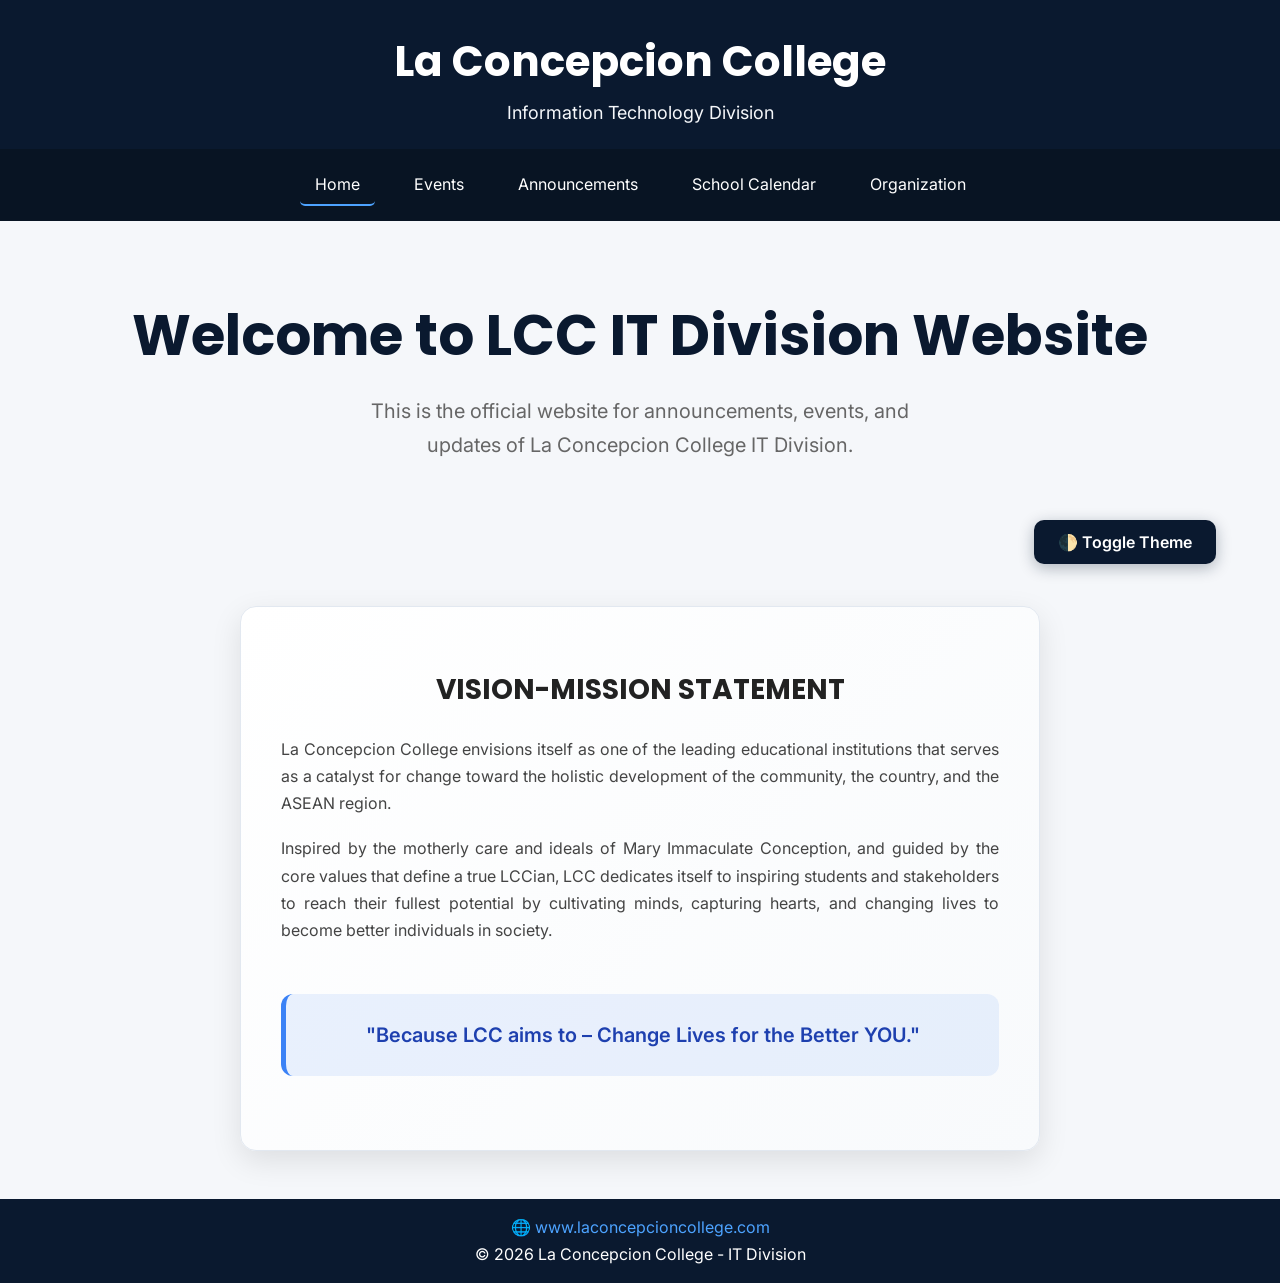
<file: index.html>
<!DOCTYPE html>
<html lang="en">
<head>
    <meta charset="UTF-8">
    <meta name="viewport" content="width=device-width, initial-scale=1.0">
    <title>Home</title>

    
    <link href="https://fonts.googleapis.com/css2?family=Inter:wght@400;500&family=Poppins:wght@600;700&display=swap" rel="stylesheet">

 
    <link rel="stylesheet" href="style.css">
    
    <style>
        
        .home-hero {
            text-align: center;
            margin-bottom: 4rem;
            position: relative;
            padding: 2rem 0;
        }

        .home-hero h2 {
            font-family: 'Poppins', sans-serif !important;
            font-size: clamp(2.5rem, 6vw, 3.5rem) !important;
            color: #0A192F !important;
            margin-bottom: 1rem !important;
        }

        .home-hero p {
            font-size: 1.25rem !important;
            color: #666 !important;
            max-width: 600px !important;
            margin: 0 auto 3rem !important;
            line-height: 1.7 !important;
        }

        
        .theme-toggle {
            position: absolute;
            top: 100%;
            right: 0;
            transform: translateY(-50%);
            border: none;
            padding: 0.75rem 1.5rem;
            border-radius: 10px;
            font-family: 'Inter', sans-serif !important;
            font-size: 1rem !important;
            font-weight: 600 !important;
            cursor: pointer;
            transition: all 0.3s ease;
            z-index: 10;
        }

        
        body:not([data-theme="dark"]) .theme-toggle {
            background: #0A192F !important;
            color: #FFFFFF !important;
            box-shadow: 0 4px 15px rgba(10, 25, 47, 0.3) !important;
        }

        body:not([data-theme="dark"]) .theme-toggle:hover {
            background: #4da3ff !important;
            transform: translateY(-50%) translateY(-2px) !important;
            box-shadow: 0 8px 25px rgba(77, 163, 255, 0.4) !important;
        }

     
        body[data-theme="dark"] .theme-toggle {
            background: #FFFFFF !important;
            color: #0A192F !important;
            box-shadow: 0 4px 15px rgba(0, 0, 0, 0.15) !important;
        }

        body[data-theme="dark"] .theme-toggle:hover {
            background: #4da3ff !important;
            color: #FFFFFF !important;
            transform: translateY(-50%) translateY(-2px) !important;
            box-shadow: 0 8px 25px rgba(77, 163, 255, 0.4) !important;
        }

        
        .vision-mission {
            padding: 3.5rem 2.5rem;
            border-radius: 16px;
            margin: 3rem auto;
            max-width: 800px;
            transition: all 0.3s cubic-bezier(0.4, 0, 0.2, 1);
            border: 1px solid #E2E8F0;
            min-height: 280px;
            display: flex;
            flex-direction: column;
            justify-content: center;
        }

     
        body:not([data-theme="dark"]) .vision-mission {
            background: linear-gradient(135deg, #FFFFFF 0%, #F8FAFC 100%) !important;
            box-shadow: 0 10px 30px rgba(0, 0, 0, 0.1) !important;
            border-color: #E2E8F0 !important;
        }

        body:not([data-theme="dark"]) .vision-mission:hover {
            transform: translateY(-12px);
            box-shadow: 0 25px 50px rgba(0, 0, 0, 0.15) !important;
            border-color: #3B82F6 !important;
        }

        
        body[data-theme="dark"] .vision-mission {
            background: linear-gradient(135deg, #1E293B 0%, #0F172A 100%) !important;
            border-color: #334155 !important;
            box-shadow: 0 15px 40px rgba(10, 25, 47, 0.5) !important;
        }

        body[data-theme="dark"] .vision-mission:hover {
            box-shadow: 0 25px 50px rgba(10, 25, 47, 0.6) !important;
            border-color: #4DA3FF !important;
            transform: translateY(-12px);
        }

        
        body[data-theme="dark"] .vision-mission h2,
        body[data-theme="dark"] .vision-mission p {
            color: #F8FAFC !important;
        }

      
        body:not([data-theme="dark"]) .highlight {
            background: rgba(59, 130, 246, 0.1);
            color: #1e40af;
            padding: 1.5rem;
            border-radius: 12px;
            border-left: 5px solid #3B82F6;
            margin-top: 2rem;
            font-weight: 600;
        }

        body[data-theme="dark"] .highlight {
            background: rgba(77, 163, 255, 0.2) !important;
            color: #E0F2FE !important;
            padding: 1.5rem;
            border-radius: 12px;
            border-left: 5px solid #4DA3FF !important;
            margin-top: 2rem;
            font-weight: 600;
        }
    </style>
</head>

<body>
<div class="page-wrapper">


<header class="header">
    <div class="header-container">
        <div class="school-title">
            <h1>La Concepcion College</h1>
            <p>Information Technology Division</p>
        </div>
    </div>

    
    <nav class="navbar">
        <a href="index.html" class="nav-btn active">Home</a>
        <a href="events.html" class="nav-btn">Events</a>
        <a href="announcements.html" class="nav-btn">Announcements</a>
        <a href="calendar.html" class="nav-btn">School Calendar</a>
        <a href="organization.html" class="nav-btn">Organization</a>
            </nav>
</header>


<main class="container">
    
        <section class="home-hero">
        <h2>Welcome to LCC IT Division Website</h2>
        <p>This is the official website for announcements, events, and updates of La Concepcion College IT Division.</p>
        
        <button class="theme-toggle" onclick="toggleTheme()">🌓 Toggle Theme</button>
    </section>


    <section class="vision-mission">
        <h2>VISION-MISSION STATEMENT</h2>

        <p>
            La Concepcion College envisions itself as one of the leading educational
            institutions that serves as a catalyst for change toward the holistic
            development of the community, the country, and the ASEAN region.
        </p>

        <p>
            Inspired by the motherly care and ideals of Mary Immaculate Conception,
            and guided by the core values that define a true LCCian, LCC dedicates
            itself to inspiring students and stakeholders to reach their fullest
            potential by cultivating minds, capturing hearts, and changing lives
            to become better individuals in society.
        </p>

        <p class="highlight">
            "Because LCC aims to – Change Lives for the Better YOU."
        </p>
    </section>

</main>

</div>


<footer class="footer">
    <p>
        🌐 <a href="https://laconcepcioncollege.com/" target="_blank">
        www.laconcepcioncollege.com</a>
    </p>
    <p>&copy; 2026 La Concepcion College - IT Division</p>
</footer>


<script>
function toggleTheme() {
    const body = document.body;
    
    if (body.getAttribute('data-theme') === 'dark') {
        body.removeAttribute('data-theme');
    } else {
        body.setAttribute('data-theme', 'dark');
    }
}
</script>

</body>
</html>
</file>
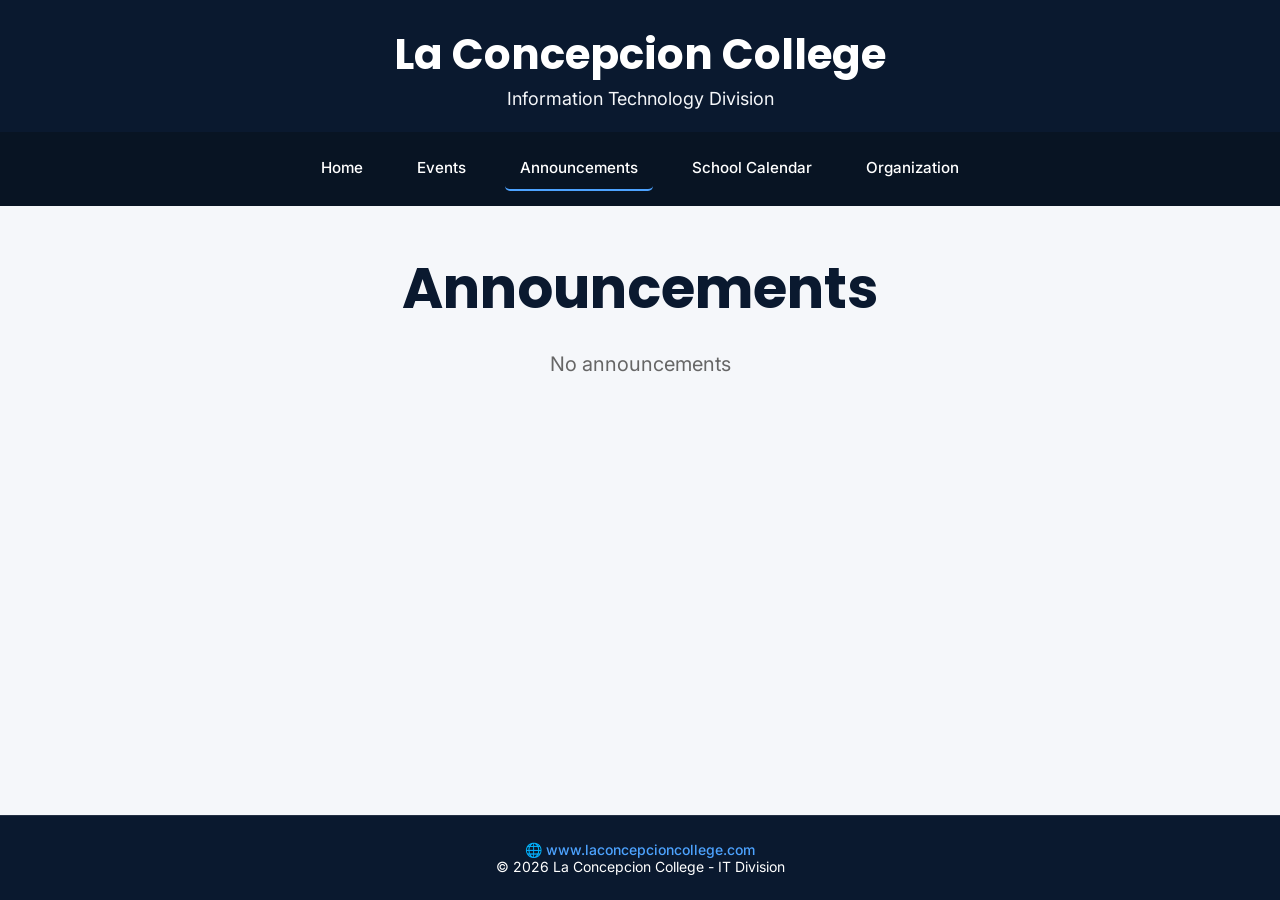
<file: announcements.html>
<!DOCTYPE html>
<html lang="en">
<head>
<meta charset="UTF-8">
<meta name="viewport" content="width=device-width, initial-scale=1.0">
<title>Announcements</title>

<link href="https://fonts.googleapis.com/css2?family=Poppins:wght@700&family=Inter:wght@400;500&family=Poppins:wght@600;700&display=swap" rel="stylesheet">

<style>
:root {
    --deep-blue: #0A192F;
    --light-gray: #F5F7FA;
    --white: #FFFFFF;
    --text-dark: #1F2933;
    --link-blue: #007BFF;
    --link-hover: #0056B3;
}

* {
    margin: 0;
    padding: 0;
    box-sizing: border-box;
}

html, body {
    width: 100%;
    overflow-x: hidden;
}

body {
    font-family: 'Inter', sans-serif;
    background-color: var(--light-gray);
    color: var(--text-dark);
    display: flex;
    flex-direction: column;
    min-height: 100vh;
    scroll-behavior: smooth;
}

.page-wrapper {
    flex: 1;
    display: flex;
    flex-direction: column;
}

/* ================= HEADER (EXACT SIZE FROM EVENTS PAGE) ================= */

.header {
    background-color: var(--deep-blue);
    color: var(--white);
    width: 100%;
}

.header-container {
    width: 90%;
    max-width: 1200px;
    margin: 0 auto;
    text-align: center;
    padding: 30px 0 20px;
}

.school-title h1 {
    font-family: 'Poppins', sans-serif;
    font-size: 42px;
    color: var(--white);
    margin: 0;
    line-height: 1.2;
}

.school-title p {
    font-size: 18px;
    color: var(--light-gray);
    margin-top: 5px;
    line-height: 1.5;
}

/* ================= NAVBAR (EXACT SIZE FROM EVENTS PAGE) ================= */

.navbar {
    background-color: #081423;
    text-align: center;
    padding: 15px 0;
    width: 100%;
}

.nav-btn {
    color: var(--white);
    text-decoration: none;
    margin: 0 10px;
    padding: 10px 15px;
    border-radius: 5px;
    transition: 0.3s;
    display: inline-block;
    font-weight: 500;
    font-size: 0.95rem;
    line-height: 1.4;
}

.nav-btn:hover {
    background-color: rgba(255,255,255,0.1);
    color: #4da3ff;
}

.nav-btn.active {
    border-bottom: 2px solid #4da3ff;
}

/* ================= MAIN CONTENT ================= */

.container {
    width: 90%;
    max-width: 1200px;
    margin: 40px auto;
    padding: 0 20px;
}

.page-heading {
    text-align: center;
    margin-bottom: 4rem;
}

.page-heading h1 {
    font-family: 'Poppins', sans-serif;
    font-size: clamp(2.5rem, 6vw, 3.5rem);
    color: var(--deep-blue);
    margin-bottom: 1rem;
}

.page-heading p {
    font-size: 1.25rem;
    color: #666;
    max-width: 600px;
    margin: 0 auto 3rem;
    line-height: 1.7;
}

/* ================= FOOTER (EXACT SIZE FROM EVENTS PAGE) ================= */

.footer {
    background-color: var(--deep-blue);
    color: var(--white);
    text-align: center;
    padding: 25px 0;
    font-size: 14px;
    border-top: 1px solid rgba(255,255,255,0.1);
    width: 100%;
    margin-top: auto;
}

.footer a {
    color: #4da3ff;
    text-decoration: none;
    font-weight: 500;
}

.footer a:hover {
    text-decoration: underline;
    color: var(--white);
}

/* ================= RESPONSIVE ================= */

@media (max-width: 768px) {
    .header-container {
        padding: 20px 0 15px;
    }

    .school-title h1 {
        font-size: 32px;
    }

    .school-title p {
        font-size: 16px;
    }

    .navbar {
        padding: 10px 0;
    }

    .nav-btn {
        display: block;
        margin: 5px auto;
        padding: 8px 12px;
        font-size: 0.9rem;
        width: fit-content;
    }

    .container {
        width: 95%;
        margin: 20px auto;
    }
}
</style>
</head>

<body>
<div class="page-wrapper">

<!-- ================= HEADER ================= -->
<header class="header">
    <div class="header-container">
        <div class="school-title">
            <h1>La Concepcion College</h1>
            <p>Information Technology Division</p>
        </div>
    </div>
</header>

<!-- ================= NAVBAR ================= -->
<nav class="navbar">
    <a href="index.html" class="nav-btn">Home</a>
    <a href="events.html" class="nav-btn">Events</a>
    <a href="announcements.html" class="nav-btn active">Announcements</a>
    <a href="calendar.html" class="nav-btn">School Calendar</a>
    <a href="organization.html" class="nav-btn">Organization</a>
</nav>

<!-- ================= MAIN CONTENT ================= -->
<main class="container">
    <div class="page-heading">
        <h1>Announcements</h1>
        <p>No announcements</p>
    </div>
</main>

<!-- ================= FOOTER ================= -->
<footer class="footer">
    <p>
        🌐 <a href="https://laconcepcioncollege.com/" target="_blank">
        www.laconcepcioncollege.com</a>
    </p>
    <p>&copy; 2026 La Concepcion College - IT Division</p>
</footer>

</div>
</body>
</html>
</file>
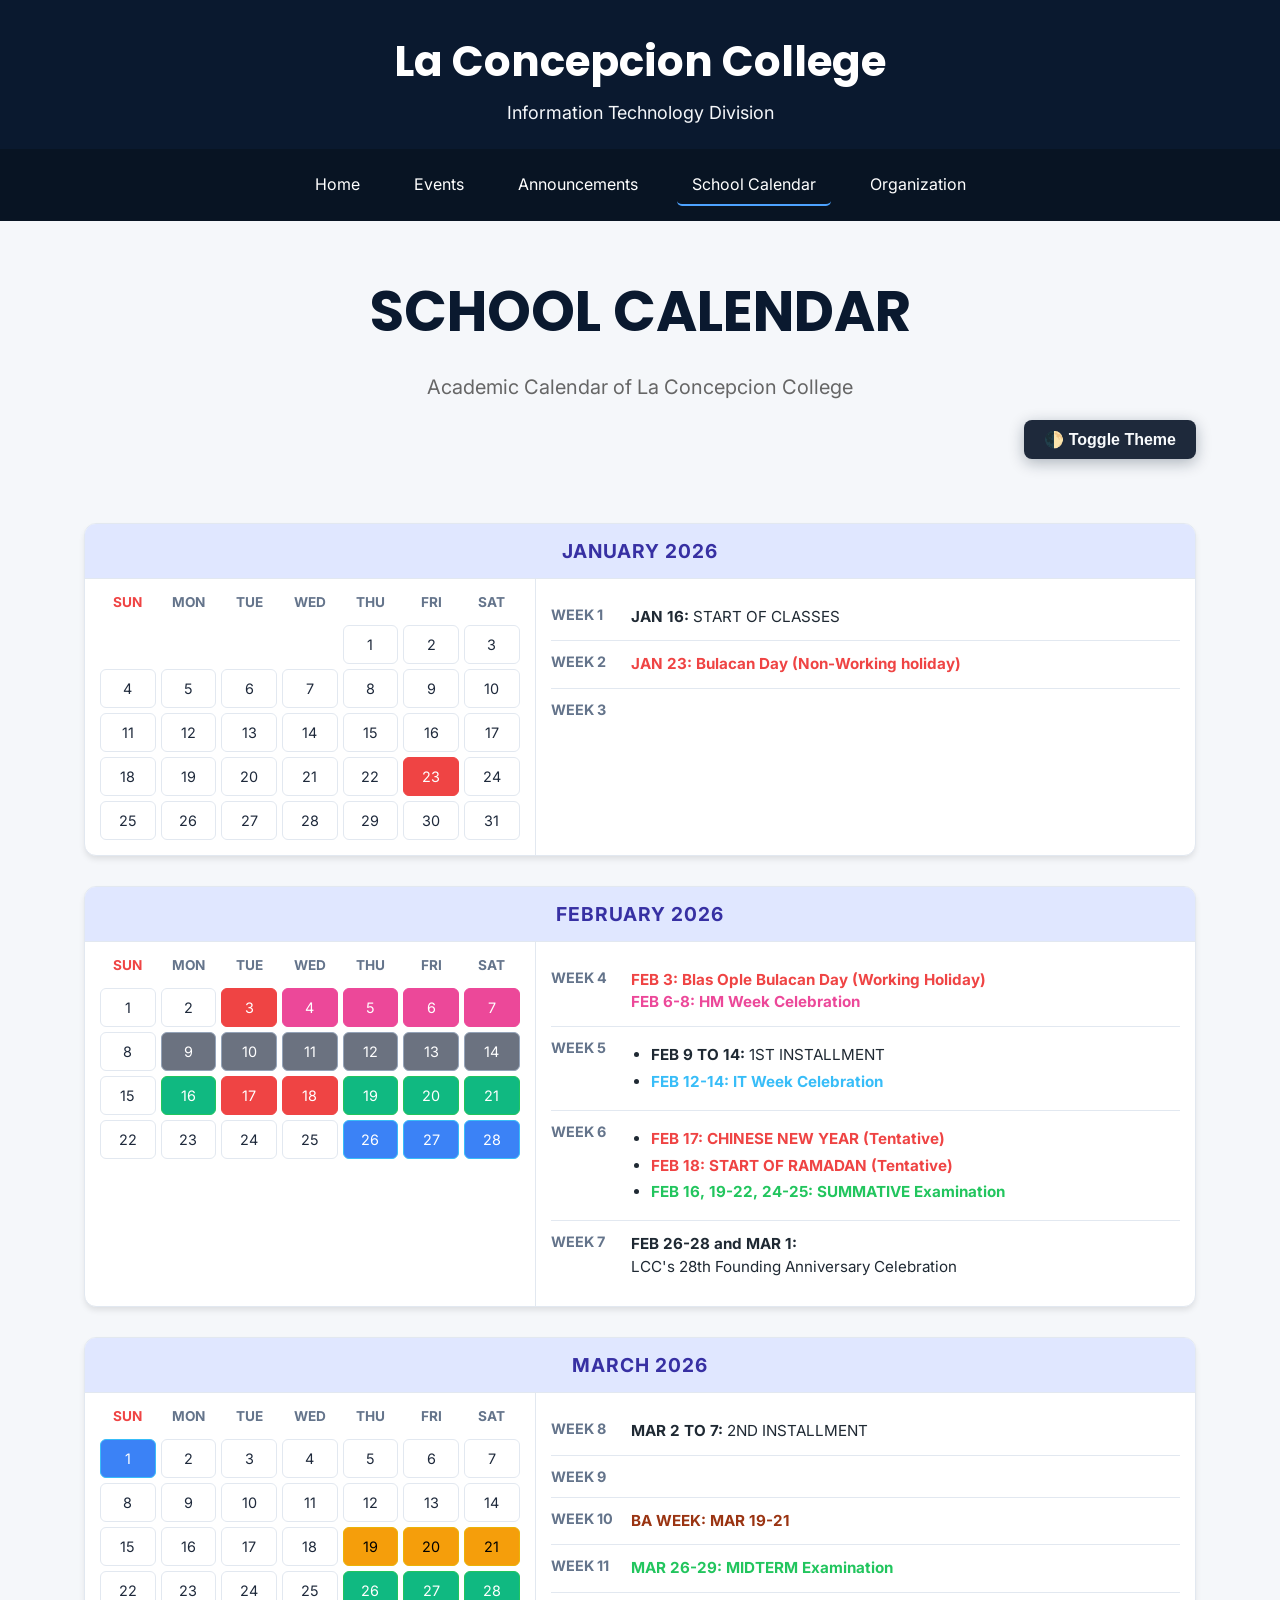
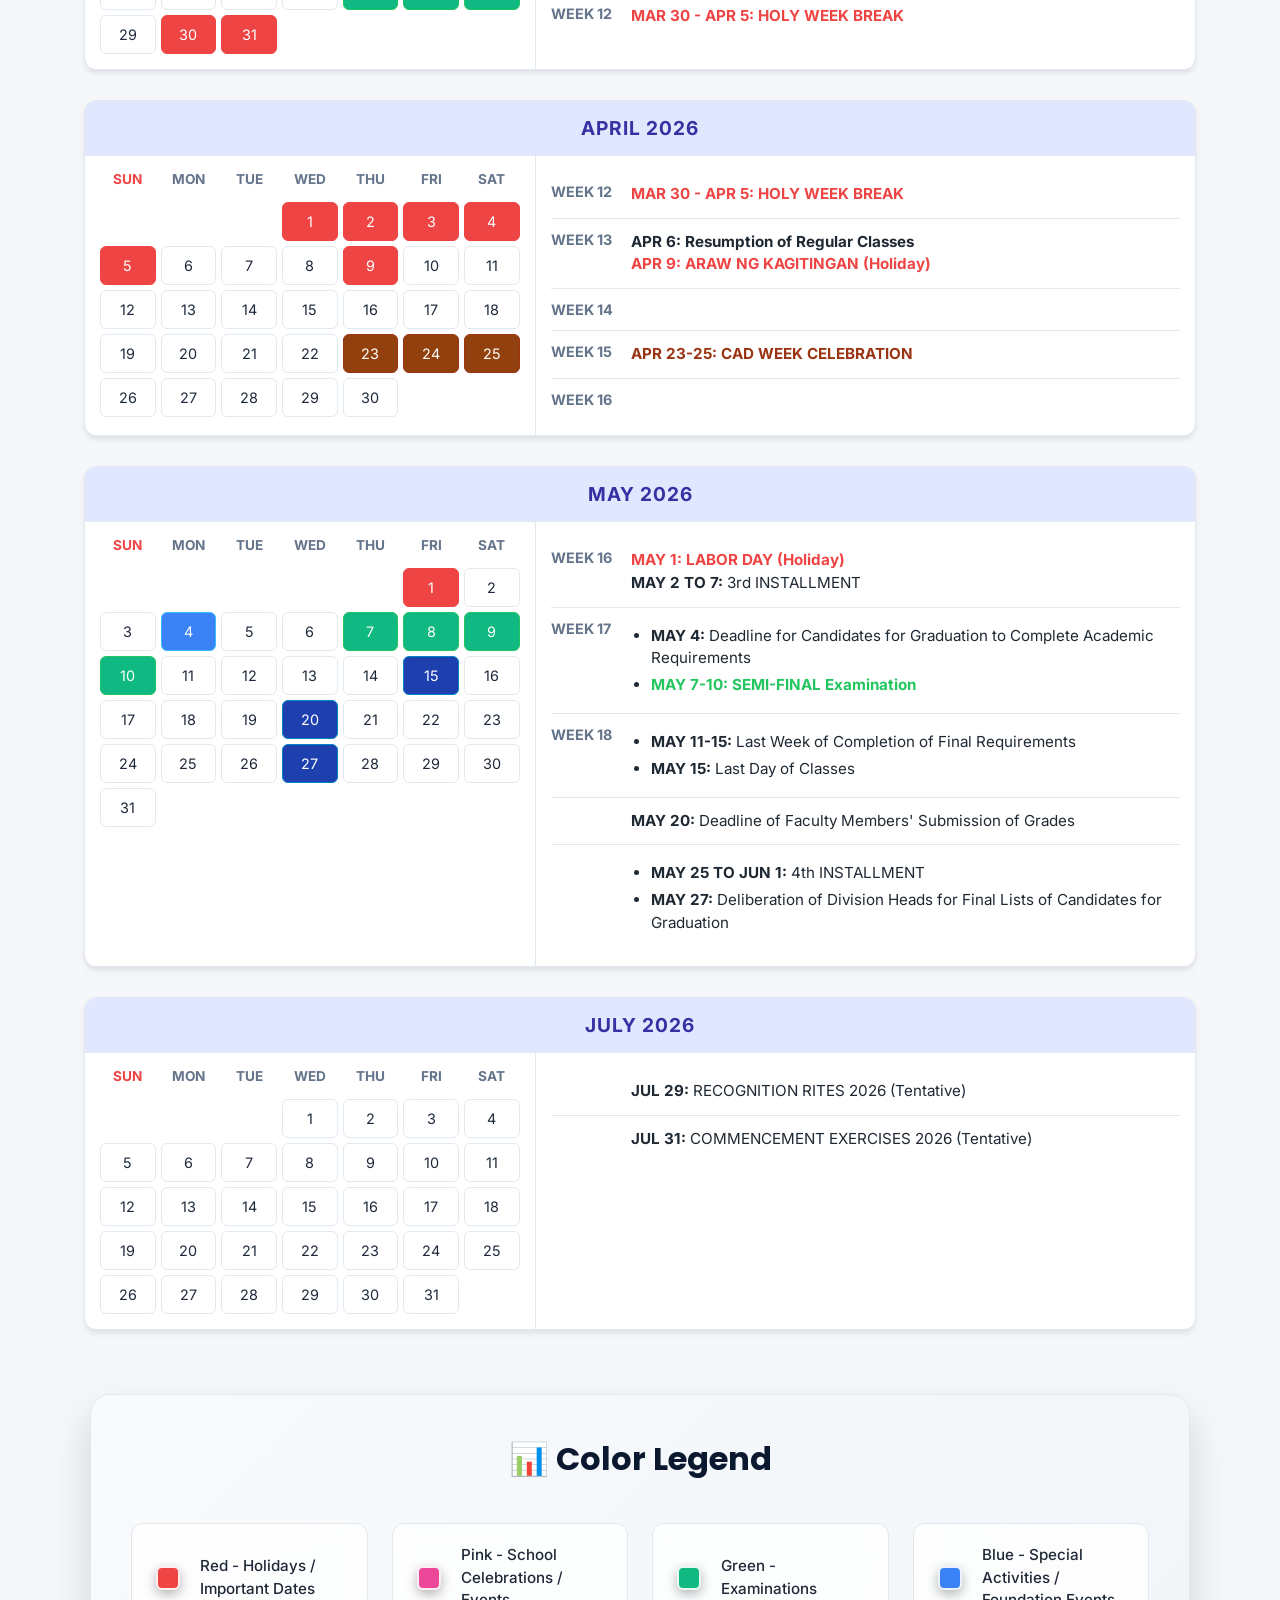
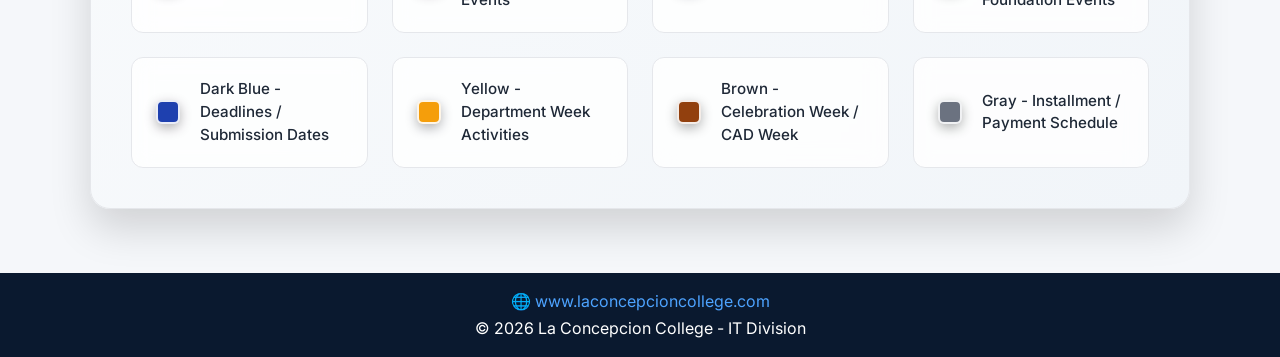
<file: calendar.html>
<!DOCTYPE html>
<html lang="en">
<head>
    <meta charset="UTF-8">
    <meta name="viewport" content="width=device-width, initial-scale=1.0">
    <title>School Calendar</title>
    <link href="https://fonts.googleapis.com/css2?family=Inter:wght@400;500&family=Poppins:wght@600;700&display=swap" rel="stylesheet">
    <link rel="stylesheet" href="style.css">
    <link rel="stylesheet" href="calendar.css">
    
    <style>
                .calendar-hero {
            text-align: center;
            margin: 3rem auto 4rem auto; 
            position: relative;
            max-width: 1200px;
            width: 90%;
            padding: 0 20px;
        }

        .hero-top-bar {
            display: flex;
            justify-content: space-between;
            align-items: center;
            margin: 1rem auto 0 auto;
            width: 100%;
        }

        .theme-toggle {
            background: #0A192F;
            color: #FFFFFF;
            border: none;
            padding: 0.75rem 1.5rem;
            border-radius: 10px;
            font-size: 1rem;
            cursor: pointer;
            transition: all 0.3s ease;
            box-shadow: 0 4px 15px rgba(10, 25, 47, 0.3);
            font-weight: 500;
        }

        .theme-toggle:hover {
            background: #4da3ff;
            transform: translateY(-2px);
            box-shadow: 0 8px 25px rgba(77, 163, 255, 0.4);
        }

                .calendar-hero h2 {
            font-family: 'Poppins', sans-serif !important;
            font-size: clamp(2.5rem, 6vw, 3.5rem) !important;
            color: #0A192F !important;
            margin-bottom: 1rem !important;
        }

        .calendar-hero p {
            font-size: 1.25rem !important;
            color: #666 !important;
            max-width: 600px !important;
            margin: 0 auto 0 !important;
            line-height: 1.7 !important;
        }

                .calendar-container {
            width: 90%;
            max-width: 1200px;
            margin: 0 auto 4rem auto;
            padding: 0 20px;
        }

        
        .legend-section {
            max-width: 1100px;
            margin: 4rem auto 4rem auto;
            border-radius: 20px;
            padding: 2.5rem;
            transition: all 0.4s cubic-bezier(0.4, 0, 0.2, 1);
            box-shadow: 0 20px 40px rgba(0,0,0,0.15);
        }

                .legend-section {
            background: linear-gradient(135deg, #F8FAFC 0%, #F1F5F9 100%);
            border: 1px solid #E5E7EB;
        }

        .legend-title {
            color: #0A192F;
        }

        .legend-row {
            background: rgba(255,255,255,0.8);
            border: 1px solid #E5E7EB;
        }

        .legend-row:hover {
            background: rgba(59, 130, 246, 0.08);
            border-color: #3B82F6;
            box-shadow: 0 8px 25px rgba(59, 130, 246, 0.15);
        }

        .legend-text {
            color: #1F2937;
        }

     
        body[data-theme="dark"] .legend-section {
            background: linear-gradient(135deg, #1E293B 0%, #0F172A 100%) !important;
            border: 1px solid #334155 !important;
            box-shadow: 0 25px 50px rgba(10, 25, 47, 0.6) !important;
        }

        body[data-theme="dark"] .legend-title {
            color: #F8FAFC !important;
        }

        body[data-theme="dark"] .legend-row {
            background: rgba(255, 255, 255, 0.12) !important;
            border: 1px solid #334155 !important;
        }

        body[data-theme="dark"] .legend-row:hover {
            background: rgba(77, 163, 255, 0.2) !important;
            border-color: #4DA3FF !important;
            box-shadow: 0 12px 35px rgba(77, 163, 255, 0.3) !important;
        }

        body[data-theme="dark"] .legend-text {
            color: #F8FAFC !important;
        }

        
        .legend-title {
            font-family: 'Poppins', sans-serif;
            font-size: 2rem;
            text-align: center;
            margin-bottom: 2.5rem;
            font-weight: 700;
            transition: all 0.4s cubic-bezier(0.4, 0, 0.2, 1);
        }

        .legend-grid {
            display: grid;
            grid-template-columns: repeat(4, 1fr);
            gap: 1.5rem;
        }

        .legend-row {
            display: flex;
            align-items: center;
            padding: 1.25rem 1.5rem;
            border-radius: 12px;
            backdrop-filter: blur(10px);
            transition: all 0.3s cubic-bezier(0.4, 0, 0.2, 1);
        }

        .legend-color {
            width: 24px;
            height: 24px;
            border-radius: 6px;
            margin-right: 1.25rem;
            box-shadow: 0 4px 12px rgba(0,0,0,0.3);
            border: 2px solid rgba(255,255,255,0.9);
            flex-shrink: 0;
        }

        .legend-text {
            margin: 0;
            font-size: 0.95rem;
            font-weight: 500;
            line-height: 1.5;
            transition: all 0.4s cubic-bezier(0.4, 0, 0.2, 1);
        }

        
        .bg-red { background: #EF4444; }
        .bg-pink { background: #EC4899; }
        .bg-green { background: #10B981; }
        .bg-blue { background: #3B82F6; }
        .bg-darkblue { background: #1E40AF; }
        .bg-yellow { background: #F59E0B; }
        .bg-brown { background: #92400E; }
        .bg-gray { background: #6B7280; }

       
        @media (max-width: 1100px) {
            .legend-grid { grid-template-columns: repeat(3, 1fr); }
        }
        @media (max-width: 768px) {
            .legend-grid { grid-template-columns: 1fr; }
        }
    </style>
</head>
<body>
<div class="page-wrapper">
        <header class="header">
        <div class="header-container">
            <div class="school-title">
                <h1>La Concepcion College</h1>
                <p>Information Technology Division</p>
            </div>
        </div>
        <nav class="navbar">
            <a href="index.html" class="nav-btn">Home</a>
            <a href="events.html" class="nav-btn">Events</a>
            <a href="announcements.html" class="nav-btn">Announcements</a>
            <a href="calendar.html" class="nav-btn active">School Calendar</a>
            <a href="organization.html" class="nav-btn">Organization</a>
                    </nav>
    </header>

        <section class="calendar-hero">
        <h2>SCHOOL CALENDAR</h2>
        <p>Academic Calendar of La Concepcion College</p>
        
        
        <div class="hero-top-bar">
            <div></div>
            <button class="theme-toggle" onclick="toggleTheme()">🌓 Toggle Theme</button>
        </div>
    </section>

       <div class="calendar-container" id="calendar-container"></div>

    
    <section class="legend-section">
        <h3 class="legend-title">📊 Color Legend</h3>
        
        <div class="legend-grid">
            <div class="legend-row">
                <span class="legend-color bg-red"></span>
                <span class="legend-text">Red - Holidays / Important Dates</span>
            </div>

            <div class="legend-row">
                <span class="legend-color bg-pink"></span>
                <span class="legend-text">Pink - School Celebrations / Events</span>
            </div>

            <div class="legend-row">
                <span class="legend-color bg-green"></span>
                <span class="legend-text">Green - Examinations</span>
            </div>

            <div class="legend-row">
                <span class="legend-color bg-blue"></span>
                <span class="legend-text">Blue - Special Activities / Foundation Events</span>
            </div>

            <div class="legend-row">
                <span class="legend-color bg-darkblue"></span>
                <span class="legend-text">Dark Blue - Deadlines / Submission Dates</span>
            </div>

            <div class="legend-row">
                <span class="legend-color bg-yellow"></span>
                <span class="legend-text">Yellow - Department Week Activities</span>
            </div>

            <div class="legend-row">
                <span class="legend-color bg-brown"></span>
                <span class="legend-text">Brown - Celebration Week / CAD Week</span>
            </div>

            <div class="legend-row">
                <span class="legend-color bg-gray"></span>
                <span class="legend-text">Gray - Installment / Payment Schedule</span>
            </div>
        </div>
    </section>

       <footer class="footer">
        <p>🌐 <a href="https://laconcepcioncollege.com/" target="_blank">www.laconcepcioncollege.com</a></p>
        <p>&copy; 2026 La Concepcion College - IT Division</p>
    </footer>

        <script src="calendar.js"></script>

        <script>
    function toggleTheme() {
        const body = document.body;
        if (body.getAttribute('data-theme') === 'dark') {
            body.removeAttribute('data-theme');
            localStorage.setItem('theme', 'light');
        } else {
            body.setAttribute('data-theme', 'dark');
            localStorage.setItem('theme', 'dark');
        }
    }

    
    document.addEventListener('DOMContentLoaded', function() {
        const savedTheme = localStorage.getItem('theme') || 'light';
        if (savedTheme === 'dark') {
            document.body.setAttribute('data-theme', 'dark');
        }
    });
    </script>
</body>
</html>
</file>
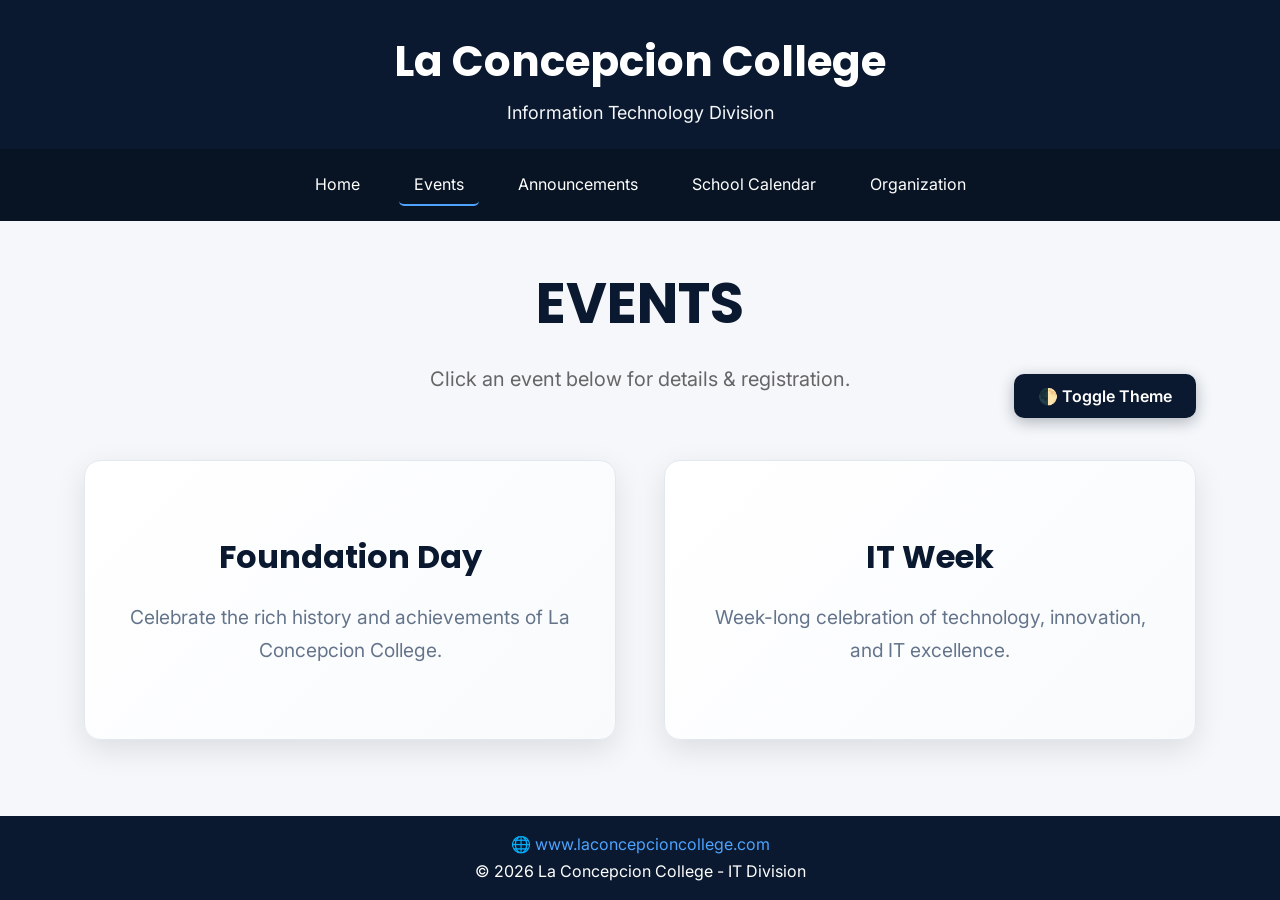
<file: events.html>
<!DOCTYPE html>
<html lang="en">
<head>
    <meta charset="UTF-8">
    <meta name="viewport" content="width=device-width, initial-scale=1.0">
    <title>Events</title>

  
    <link href="https://fonts.googleapis.com/css2?family=Inter:wght@400;500;600&family=Poppins:wght@600;700&display=swap" rel="stylesheet">

  
    <link rel="stylesheet" href="style.css">
    
    <style>
       .events-hero {
            text-align: center;
            margin-bottom: 4rem;
            position: relative;
        }

        .theme-toggle {
            position: absolute;
            top: 100%;
            right: 0;
            transform: translateY(-50%);
            border: none;
            padding: 0.75rem 1.5rem;
            border-radius: 10px;
            font-family: 'Inter', sans-serif !important;
            font-size: 1rem !important;
            font-weight: 600 !important;
            cursor: pointer;
            transition: all 0.3s ease;
            box-shadow: 0 4px 15px rgba(10, 25, 47, 0.3);
            z-index: 10;
        }

        body:not([data-theme="dark"]) .theme-toggle {
            background: #0A192F;
            color: #FFFFFF;
        }

        body:not([data-theme="dark"]) .theme-toggle:hover {
            background: #4da3ff;
            transform: translateY(-50%) translateY(-2px);
            box-shadow: 0 8px 25px rgba(77, 163, 255, 0.4);
        }

        body[data-theme="dark"] .theme-toggle {
            background: #FFFFFF;
            color: #0A192F;
            box-shadow: 0 4px 15px rgba(0, 0, 0, 0.15);
        }

        body[data-theme="dark"] .theme-toggle:hover {
            background: #4da3ff;
            color: #FFFFFF;
            transform: translateY(-50%) translateY(-2px);
            box-shadow: 0 8px 25px rgba(77, 163, 255, 0.4);
        }

        .events-hero h2 {
            font-family: 'Poppins', sans-serif !important;
            font-size: clamp(2.5rem, 6vw, 3.5rem) !important;
            color: #0A192F !important;
            margin-bottom: 1rem !important;
        }

        .events-hero p {
            font-size: 1.25rem !important;
            color: #666 !important;
            max-width: 600px !important;
            margin: 0 auto 3rem !important;
            line-height: 1.7 !important;
        }

        .events-main {
            width: 90%;
            max-width: 1200px;
            margin: 40px auto;
            padding: 0 20px;
        }

        .events-grid {
            display: grid;
            grid-template-columns: 1fr;
            gap: 2.5rem; /* Slightly bigger gap between cards */
            margin-bottom: 2rem; /* Reduced bottom margin */
        }

        @media (min-width: 768px) {
            .events-grid {
                grid-template-columns: repeat(2, 1fr);
                gap: 3rem; /* Bigger gap on desktop */
            }
        }

        .event-card {
            background: linear-gradient(135deg, #FFFFFF 0%, #F8FAFC 100%) !important;
            padding: 3.5rem 2.5rem; /* Bigger padding */
            border-radius: 16px; /* Slightly bigger radius */
            box-shadow: 0 10px 30px rgba(0, 0, 0, 0.1);
            text-align: center;
            text-decoration: none;
            transition: all 0.3s cubic-bezier(0.4, 0, 0.2, 1);
            border: 1px solid #E2E8F0;
            min-height: 280px; /* Taller minimum height */
            display: flex;
            flex-direction: column;
            justify-content: center;
        }

        .event-card:hover {
            transform: translateY(-12px);
            box-shadow: 0 25px 50px rgba(0, 0, 0, 0.15);
            border-color: #3B82F6;
        }

        body[data-theme="dark"] .event-card {
            background: linear-gradient(135deg, #1E293B 0%, #0F172A 100%) !important;
            border-color: #334155 !important;
            box-shadow: 0 15px 40px rgba(10, 25, 47, 0.5);
            min-height: 280px; /* Same taller height */
        }

        body[data-theme="dark"] .event-card:hover {
            box-shadow: 0 25px 50px rgba(10, 25, 47, 0.6);
            border-color: #4DA3FF !important;
        }

        body[data-theme="dark"] .event-card h3,
        body[data-theme="dark"] .event-card p {
            color: #F8FAFC !important;
        }

        .event-card h3 {
            font-family: 'Poppins', sans-serif;
            font-size: 2rem; /* Slightly bigger */
            font-weight: 700;
            margin-bottom: 1.25rem;
            color: #0A192F;
            transition: color 0.3s ease;
        }

        .event-card p {
            color: #64748B;
            font-size: 1.2rem; /* Slightly bigger */
            line-height: 1.7;
            margin-bottom: 0;
            transition: color 0.3s ease;
        }
    </style>
</head>

<body>
<div class="page-wrapper">

<header class="header">
    <div class="header-container">
        <div class="school-title">
            <h1>La Concepcion College</h1>
            <p>Information Technology Division</p>
        </div>
    </div>

        <nav class="navbar">
        <a href="index.html" class="nav-btn">Home</a>
        <a href="events.html" class="nav-btn active">Events</a>
        <a href="announcements.html" class="nav-btn">Announcements</a>
        <a href="calendar.html" class="nav-btn">School Calendar</a>
        <a href="organization.html" class="nav-btn">Organization</a>
        
    </nav>
</header>

<main class="events-main">
    
        <section class="events-hero">
        <!-- Title + Description -->
        <h2>EVENTS</h2>
        <p>Click an event below for details & registration.</p>
        
        
        <button class="theme-toggle" onclick="toggleTheme()">🌓 Toggle Theme</button>
    </section>

    
    <div class="events-grid">
        <!-- Foundation Day Card -->
        <a href="foundation-day.html" class="event-card">
            <h3>Foundation Day</h3>
            <p>Celebrate the rich history and achievements of La Concepcion College.</p>
        </a>

                <a href="it-week.html" class="event-card">
            <h3>IT Week</h3>
            <p>Week-long celebration of technology, innovation, and IT excellence.</p>
        </a>
    </div>

</main>

</div>


<footer class="footer">
    <p>
        🌐 <a href="https://laconcepcioncollege.com/" target="_blank">
        www.laconcepcioncollege.com</a>
    </p>
    <p>&copy; 2026 La Concepcion College - IT Division</p>
</footer>


<script>
function toggleTheme() {
    const body = document.body;
    if (body.getAttribute('data-theme') === 'dark') {
        body.removeAttribute('data-theme');
        localStorage.setItem('theme', 'light');
    } else {
        body.setAttribute('data-theme', 'dark');
        localStorage.setItem('theme', 'dark');
    }
}


document.addEventListener('DOMContentLoaded', function() {
    const savedTheme = localStorage.getItem('theme') || 'light';
    if (savedTheme === 'dark') {
        document.body.setAttribute('data-theme', 'dark');
    }
});
</script>

</body>
</html>
</file>
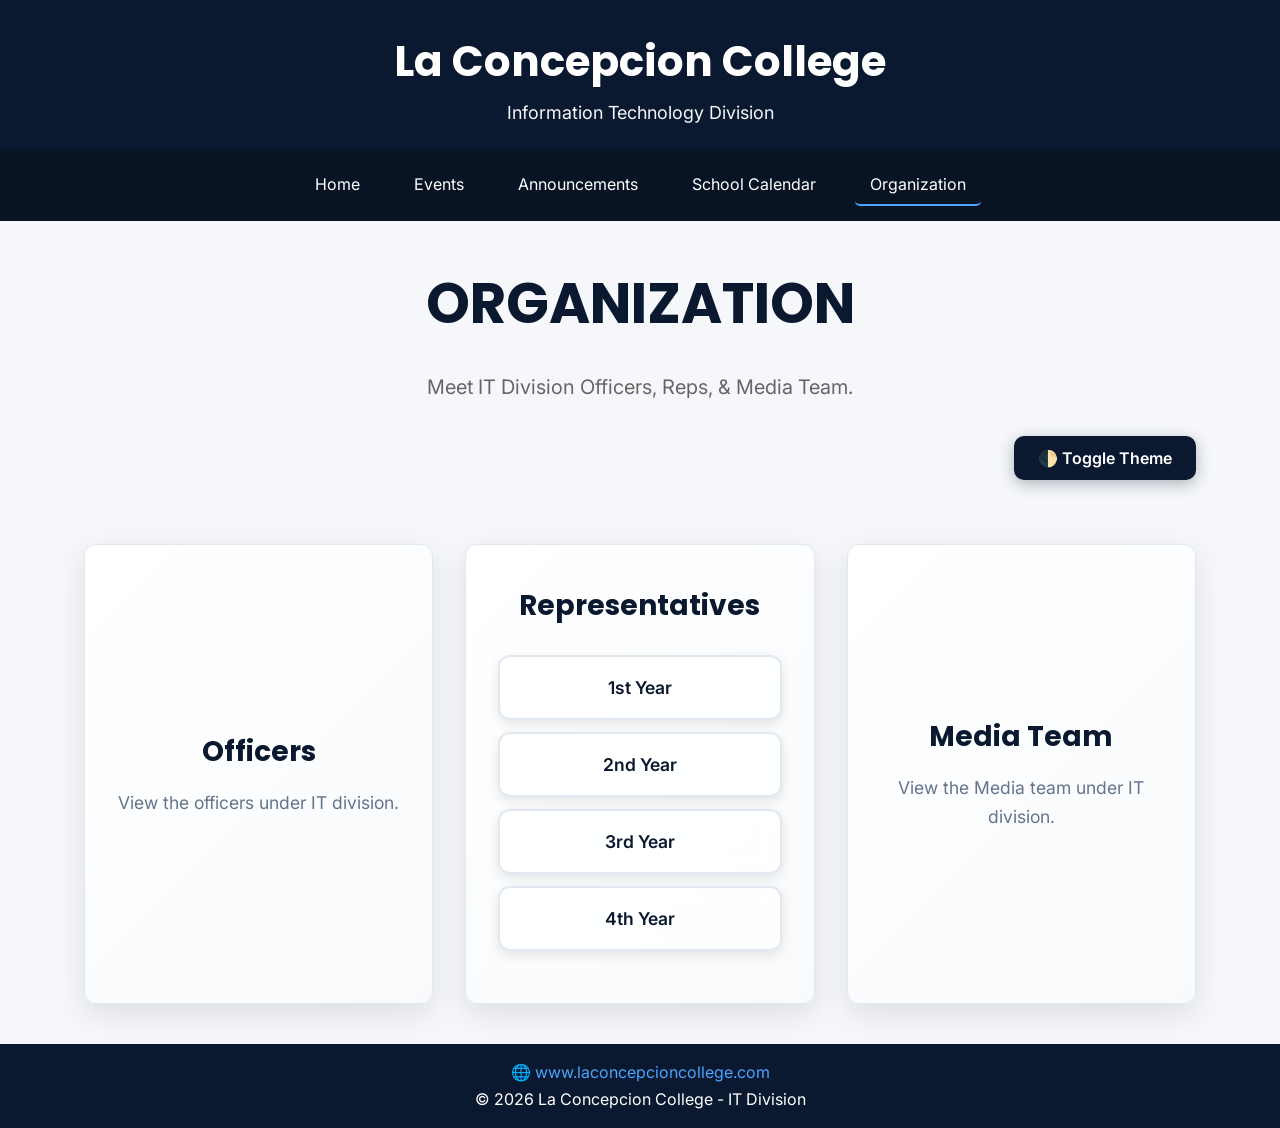
<file: organization.html>
<!DOCTYPE html>
<html lang="en">
<head>
    <meta charset="UTF-8">
    <meta name="viewport" content="width=device-width, initial-scale=1.0">
    <title>Organization</title>

        <link href="https://fonts.googleapis.com/css2?family=Inter:wght@400;500;600&family=Poppins:wght@600;700&display=swap" rel="stylesheet">

    
    <link rel="stylesheet" href="style.css">
    
    <style>
                .hero-section h2 {
            font-family: 'Poppins', sans-serif !important;
            font-size: clamp(2.5rem, 6vw, 3.5rem) !important;
            color: #0A192F !important; /* FIXED FOREVER */
            margin-bottom: 1.5rem !important;
        }

        .hero-section p {
            font-size: 1.25rem !important;
            color: #666 !important; /* FIXED FOREVER */
            max-width: 600px !important;
            margin: 0 auto 2rem !important;
            line-height: 1.7 !important;
        }

        
        .hero-top-bar {
            display: flex;
            justify-content: space-between;
            align-items: center;
            margin: 1rem auto 0 auto;
            width: 100%;
        }

        .theme-toggle {
            border: none;
            padding: 0.75rem 1.5rem;
            border-radius: 10px;
            font-family: 'Inter', sans-serif !important;
            font-size: 1rem !important;
            font-weight: 600 !important; 
            cursor: pointer;
            transition: all 0.3s ease;
            box-shadow: 0 4px 15px rgba(10, 25, 47, 0.3);
        }

       
        body:not([data-theme="dark"]) .theme-toggle {
            background: #0A192F;
            color: #FFFFFF;
        }

        body:not([data-theme="dark"]) .theme-toggle:hover {
            background: #4da3ff;
            transform: translateY(-2px);
            box-shadow: 0 8px 25px rgba(77, 163, 255, 0.4);
        }

       
        body[data-theme="dark"] .theme-toggle {
            background: #FFFFFF;
            color: #0A192F;
            box-shadow: 0 4px 15px rgba(0, 0, 0, 0.15);
        }

        body[data-theme="dark"] .theme-toggle:hover {
            background: #4da3ff;
            color: #FFFFFF;
            transform: translateY(-2px);
            box-shadow: 0 8px 25px rgba(77, 163, 255, 0.4);
        }

        
        .org-main {
            width: 90%;
            max-width: 1200px;
            margin: 40px auto;
            padding: 0 20px;
        }

        .hero-section {
            text-align: center;
            margin-bottom: 4rem;
            position: relative;
        }

        .org-grid {
            display: grid;
            grid-template-columns: 1fr;
            gap: 2rem;
        }

        @media (min-width: 768px) {
            .org-grid {
                grid-template-columns: repeat(3, 1fr);
            }
        }

                .org-card {
            background: linear-gradient(135deg, #FFFFFF 0%, #F8FAFC 100%) !important;
            padding: 2.5rem 2rem;
            border-radius: 12px;
            box-shadow: 0 10px 30px rgba(0, 0, 0, 0.1);
            text-align: center;
            text-decoration: none;
            transition: all 0.3s cubic-bezier(0.4, 0, 0.2, 1);
            border: 1px solid #E2E8F0;
            height: 100%;
            display: flex;
            flex-direction: column;
            justify-content: center;
        }

        .org-card:hover {
            transform: translateY(-12px);
            box-shadow: 0 25px 50px rgba(0, 0, 0, 0.15);
            border-color: #3B82F6;
        }

                body[data-theme="dark"] .org-card {
            background: linear-gradient(135deg, #1E293B 0%, #0F172A 100%) !important;
            border-color: #334155 !important;
            box-shadow: 0 15px 40px rgba(10, 25, 47, 0.5);
        }

        body[data-theme="dark"] .org-card:hover {
            box-shadow: 0 30px 60px rgba(10, 25, 47, 0.7);
            border-color: #4DA3FF !important;
        }

                body[data-theme="dark"] .org-card h3,
        body[data-theme="dark"] .org-card p {
            color: #F8FAFC !important;
        }

        body[data-theme="dark"] .org-reps-list a {
            color: #F8FAFC !important;
        }

                .org-card h3 {
            font-family: 'Poppins', sans-serif;
            font-size: 1.75rem;
            font-weight: 700;
            margin-bottom: 1rem;
            color: #0A192F;
            transition: color 0.3s ease;
        }

        .org-card p {
            color: #64748B;
            font-size: 1.1rem;
            line-height: 1.6;
            margin-bottom: 0;
            transition: color 0.3s ease;
        }

        .org-reps-list {
            list-style: none;
            padding: 0;
            margin: 0;
        }

        .org-reps-list li {
            margin: 0.75rem 0;
        }

        .org-reps-list a {
            display: block;
            padding: 1.25rem 1rem;
            background: rgba(255, 255, 255, 0.8);
            border-radius: 12px;
            color: #0A192F;
            text-decoration: none;
            font-weight: 600;
            font-size: 1.1rem;
            transition: all 0.3s cubic-bezier(0.4, 0, 0.2, 1);
            border: 2px solid #E2E8F0;
            position: relative;
            overflow: hidden;
            box-shadow: 0 4px 12px rgba(0, 0, 0, 0.1);
            backdrop-filter: blur(10px);
        }

        .org-reps-list a::before {
            content: '';
            position: absolute;
            top: 0;
            left: -100%;
            width: 100%;
            height: 100%;
            background: linear-gradient(90deg, transparent, rgba(255,255,255,0.3), transparent);
            transition: left 0.5s;
        }

        .org-reps-list a:hover {
            background: rgba(59, 130, 246, 0.15);
            transform: translateX(12px) scale(1.02);
            box-shadow: 0 12px 30px rgba(59, 130, 246, 0.3);
            border-color: #3B82F6;
        }

        body[data-theme="dark"] .org-reps-list a {
            background: rgba(255, 255, 255, 0.12);
            border-color: #334155;
            box-shadow: 0 6px 20px rgba(0, 0, 0, 0.3);
        }

        body[data-theme="dark"] .org-reps-list a:hover {
            background: rgba(77, 163, 255, 0.25);
            box-shadow: 0 12px 30px rgba(77, 163, 255, 0.4);
            border-color: #4DA3FF;
        }

        .org-reps-list a:hover::before {
            left: 100%;
        }

        .org-reps-list a:active {
            transform: translateX(8px) scale(1);
        }
    </style>
</head>

<body>
<div class="page-wrapper">

<header class="header">
    <div class="header-container">
        <div class="school-title">
            <h1>La Concepcion College</h1>
            <p>Information Technology Division</p>
        </div>
    </div>

        <nav class="navbar">
        <a href="index.html" class="nav-btn">Home</a>
        <a href="events.html" class="nav-btn">Events</a>
        <a href="announcements.html" class="nav-btn">Announcements</a>
        <a href="calendar.html" class="nav-btn">School Calendar</a>
        <a href="organization.html" class="nav-btn active">Organization</a>
            </nav>
</header>


<main class="org-main">
    
        <section class="hero-section">
        <h2>ORGANIZATION</h2>
        <p>Meet IT Division Officers, Reps, & Media Team.</p>
        
                <div class="hero-top-bar">
            <div></div>
            <button class="theme-toggle" onclick="toggleTheme()">🌓 Toggle Theme</button>
        </div>
    </section>

        <div class="org-grid">
        <!-- Officers Card -->
        <a href="officers.html" class="org-card">
            <h3>Officers</h3>
            <p>View the officers under IT division.</p>
        </a>

        
        <div class="org-card">
            <h3>Representatives</h3>
            <ul class="org-reps-list">
                <li><a href="1st-year-repre.html">1st Year</a></li>
                <li><a href="2nd-year-repre.html">2nd Year</a></li>
                <li><a href="3rd-year-repre.html">3rd Year</a></li>
                <li><a href="4th-year-repre.html">4th Year</a></li>
            </ul>
        </div>

                <a href="media.html" class="org-card">
            <h3>Media Team</h3>
            <p>View the Media team under IT division.</p>
        </a>
    </div>

</main>

</div>


<footer class="footer">
    <p>
        🌐
        <a href="https://laconcepcioncollege.com/" target="_blank">
            www.laconcepcioncollege.com
        </a>
    </p>
    <p>&copy; 2026 La Concepcion College - IT Division</p>
</footer>


<script>
function toggleTheme() {
    const body = document.body;
    if (body.getAttribute('data-theme') === 'dark') {
        body.removeAttribute('data-theme');
        localStorage.setItem('theme', 'light');
    } else {
        body.setAttribute('data-theme', 'dark');
        localStorage.setItem('theme', 'dark');
    }
}


document.addEventListener('DOMContentLoaded', function() {
    const savedTheme = localStorage.getItem('theme') || 'light';
    if (savedTheme === 'dark') {
        document.body.setAttribute('data-theme', 'dark');
    }
});
</script>

</body>
</html>
</file>
<file: style.css>
:root {
    --deep-blue: #0A192F;
    --light-gray: #F5F7FA;
    --white: #FFFFFF;

    --text-dark: #1F2933;
    --link-blue: #007BFF;
    --link-hover: #0056B3;
}


* {
    margin: 0;
    padding: 0;
    box-sizing: border-box;
}


body {
    font-family: 'Inter', sans-serif;
    background-color: var(--light-gray);
    color: var(--text-dark);

    display: flex;
    flex-direction: column;
    min-height: 100vh;
}


.page-wrapper {
    flex: 1;
}


.header {
    background-color: var(--deep-blue);
    color: var(--white);
}

.header-container {
    width: 90%;
    max-width: 1200px;
    margin: auto;
    text-align: center;
    padding: 30px 0 20px;
}

.school-title h1 {
    font-family: 'Poppins', sans-serif;
    font-size: 42px;
    color: var(--white);
}

.school-title p {
    font-size: 18px;
    color: var(--light-gray);
    margin-top: 5px;
}


.navbar {
    background-color: #081423;
    text-align: center;
    padding: 15px 0;
}

.nav-btn {
    color: var(--white);
    text-decoration: none;
    margin: 0 10px;
    padding: 10px 15px;
    border-radius: 5px;
    transition: 0.3s;
    display: inline-block;
}

.nav-btn:hover {
    background-color: rgba(255,255,255,0.1);
    color: #4da3ff;
}

.nav-btn.active {
    border-bottom: 2px solid #4da3ff;
}


.container {
    width: 90%;
    max-width: 1200px;
    margin: 40px auto;
}

h1, h2, h3, h4 {
    font-family: 'Poppins', sans-serif;
    color: var(--deep-blue);
}

h2 {
    font-size: 34px;
    margin-bottom: 15px;
}

p {
    font-size: 16px;
    line-height: 1.7;
}


.vision-mission {
    background-color: var(--white);
    padding: 30px;
    margin-top: 35px;
    border-radius: 12px;
    line-height: 1.9;
    box-shadow: 0 2px 5px rgba(0,0,0,0.1);
}

.vision-mission h2 {
    text-align: center;
    margin-bottom: 20px;
    color: #222;
    font-size: 28px;
}

.vision-mission p {
    text-align: justify;
    color: #444;
    font-size: 16px;
    margin-bottom: 18px;
}

.vision-mission .highlight {
    text-align: center;
    font-size: 20px;
    font-weight: bold;
    color: #8b0000;
}


a {
    color: var(--link-blue);
}

a:hover {
    color: var(--link-hover);
}


.btn {
    display: inline-block;
    background-color: var(--deep-blue);
    color: var(--white);
    padding: 10px 18px;
    border-radius: 6px;
    text-decoration: none;
    transition: 0.3s;
}

.btn:hover {
    background-color: var(--link-hover);
}


.footer {
    background-color: var(--deep-blue);
    color: var(--white);
    text-align: center;
    padding: 15px;
    font-size: 14px;
}

.footer a {
    color: #4da3ff;
    text-decoration: none;
}

.footer a:hover {
    text-decoration: underline;
}

.navbar {
    background-color: #081423;
    text-align: center;
    padding: 15px 0;
}

.nav-btn {
    color: var(--white);
    text-decoration: none;
    margin: 0 10px;
    padding: 10px 15px;
    border-radius: 5px;
    transition: 0.3s;
    display: inline-block;
}

.nav-btn:hover {
    background-color: rgba(255,255,255,0.1);
    color: #4da3ff;
}

.nav-btn.active {
    border-bottom: 2px solid #4da3ff;
}
</file>
<file: calendar.css>
:root {
    --deep-blue: #0A192F;
    --light-gray: #F5F7FA;
    --white: #FFFFFF;
    --text-dark: #1F2933;
    --link-blue: #007BFF;
    --link-hover: #0056B3;

        --bg-color: #f8fafc;
    --surface-color: #ffffff;
    --text-main: #1e293b;
    --text-muted: #64748b;
    --border-color: #e2e8f0;
    --header-bg: #e0e7ff;
    --header-text: #3730a3;
    
       --color-red: #ef4444;
    --color-pink: #ec4899;
    --color-green: #22c55e;
    --color-gray: #94a3b8;
    --color-blue: #38bdf8;
    --color-darkblue: #0284c7;
    --color-yellow: #eab308;
    --color-brown: #9a3412;

       --legend-bg-light: linear-gradient(135deg, #F8FAFC 0%, #F1F5F9 100%);
    --legend-border-light: #E5E7EB;
    --legend-row-light: rgba(255,255,255,0.8);
    --legend-title-light: #0A192F;
    --legend-text-light: #1F2937;
}

[data-theme="dark"] {
    --bg-color: #0f172a;
    --surface-color: #1e293b;
    --text-main: #f8fafc;        /* WHITE TEXT */
    --text-muted: #cbd5e1;       /* LIGHT GRAY */
    --border-color: #334155;
    --header-bg: #312e81;
    --header-text: #e0e7ff;

    
    --legend-bg-dark: linear-gradient(135deg, #0A192F 0%, #081423 100%);
    --legend-border-dark: rgba(77, 163, 255, 0.3);
    --legend-row-dark: rgba(255, 255, 255, 0.1);
    --legend-row-hover-dark: rgba(77, 163, 255, 0.25);
    --legend-border-hover-dark: rgba(77, 163, 255, 0.5);
    --legend-title-dark: #FFFFFF;
    --legend-text-dark: #F5F7FA;
}

* { margin: 0; padding: 0; box-sizing: border-box; }

body {
    font-family: 'Inter', sans-serif;
    background-color: var(--light-gray);
    color: var(--text-dark);
    display: flex;
    flex-direction: column;
    min-height: 100vh;
}

.page-wrapper { flex: 1; }

.header { background-color: var(--deep-blue); color: var(--white); }
.header-container {
    width: 90%; max-width: 1200px; margin: auto; text-align: center; padding: 30px 0 20px;
}
.school-title h1 { font-family: 'Poppins', sans-serif; font-size: 42px; color: var(--white); }
.school-title p { font-size: 18px; color: var(--light-gray); margin-top: 5px; }

.navbar { background-color: #081423; text-align: center; padding: 15px 0; }
.nav-btn {
    color: var(--white); text-decoration: none; margin: 0 10px; padding: 10px 15px;
    border-radius: 5px; transition: 0.3s; display: inline-block;
}
.nav-btn:hover { background-color: rgba(255,255,255,0.1); color: #4da3ff; }
.nav-btn.active { border-bottom: 2px solid #4da3ff; }

.container { width: 90%; max-width: 1200px; margin: 40px auto; }
h1, h2, h3, h4 { font-family: 'Poppins', sans-serif; color: var(--deep-blue); }
h2 { font-size: 34px; margin-bottom: 15px; }
p { font-size: 16px; line-height: 1.7; }

.footer {
    background-color: var(--deep-blue); color: var(--white); text-align: center; padding: 15px; font-size: 14px;
}
.footer a { color: #4da3ff; text-decoration: none; }
.footer a:hover { text-decoration: underline; }

/* TOP BAR (ORIGINAL) */
.top-bar {
    display: flex; justify-content: space-between; align-items: center;
    max-width: 1200px; margin: 0 auto 20px auto;
}

button.theme-toggle {
    padding: 10px 20px; background-color: var(--text-main); color: var(--bg-color);
    border: none; border-radius: 8px; cursor: pointer; font-weight: bold; transition: 0.3s;
}

.legend-section {
    max-width: 1100px;
    margin: 4rem auto;
    border-radius: 20px;
    padding: 2.5rem;
    transition: all 0.4s cubic-bezier(0.4, 0, 0.2, 1);
    box-shadow: 0 20px 40px rgba(0,0,0,0.15);
    
        background: var(--legend-bg-light);
    border: 1px solid var(--legend-border-light);
}

.legend-title {
    font-family: 'Poppins', sans-serif;
    font-size: 2rem;
    text-align: center;
    margin-bottom: 2.5rem;
    font-weight: 700;
    transition: all 0.4s cubic-bezier(0.4, 0, 0.2, 1);
    
        color: var(--legend-title-light);
}

.legend-grid {
    display: grid;
    grid-template-columns: repeat(4, 1fr);
    gap: 1.5rem;
}

.legend-row {
    display: flex;
    align-items: center;
    padding: 1.25rem 1.5rem;
    border-radius: 12px;
    backdrop-filter: blur(10px);
    transition: all 0.3s cubic-bezier(0.4, 0, 0.2, 1);
    
        background: var(--legend-row-light);
    border: 1px solid var(--legend-border-light);
}

.legend-row:hover {
    
    background: rgba(59, 130, 246, 0.08);
    border-color: #3B82F6;
    box-shadow: 0 8px 25px rgba(59, 130, 246, 0.15);
}

.legend-color {
    width: 24px;
    height: 24px;
    border-radius: 6px;
    margin-right: 1.25rem;
    box-shadow: 0 4px 12px rgba(0,0,0,0.3);
    border: 2px solid rgba(255,255,255,0.9);
    flex-shrink: 0;
}

.legend-text {
    margin: 0;
    font-size: 0.95rem;
    font-weight: 500;
    line-height: 1.5;
    transition: all 0.4s cubic-bezier(0.4, 0, 0.2, 1);
    
    
    color: var(--legend-text-light);
}

[data-theme="dark"] .legend-section {
    background: var(--legend-bg-dark) !important;
    border-color: var(--legend-border-dark) !important;
    box-shadow: 0 25px 50px rgba(10, 25, 47, 0.6) !important;
}

[data-theme="dark"] .legend-title {
    color: var(--legend-title-dark) !important;
    text-shadow: 0 2px 10px rgba(0,0,0,0.5);
}

[data-theme="dark"] .legend-row {
    background: var(--legend-row-dark) !important;
    border-color: rgba(255, 255, 255, 0.2) !important;
}

[data-theme="dark"] .legend-row:hover {
    background: var(--legend-row-hover-dark) !important;
    border-color: var(--legend-border-hover-dark) !important;
    box-shadow: 0 12px 35px rgba(77, 163, 255, 0.4) !important;
}

[data-theme="dark"] .legend-text {
    color: var(--legend-text-dark) !important;
}


.calendar-container {
    max-width: 1200px; margin: 0 auto; display: flex; flex-direction: column; gap: 30px;
}

.month-card {
    background: var(--surface-color); border: 1px solid var(--border-color);
    border-radius: 12px; overflow: hidden; box-shadow: 0 4px 6px -1px rgba(0, 0, 0, 0.1);
}

.month-header {
    background-color: var(--header-bg); color: var(--header-text); text-align: center;
    padding: 15px; font-weight: bold; font-size: 1.2rem; letter-spacing: 1px;
    border-bottom: 1px solid var(--border-color);
}

.month-content { display: flex; flex-direction: column; }

.calendar-grid-wrapper { flex: 1; padding: 15px; border-bottom: 1px solid var(--border-color); }
.calendar-grid { display: grid; grid-template-columns: repeat(7, 1fr); gap: 5px; text-align: center; }

.day-name {
    font-weight: bold; color: var(--text-muted); font-size: 0.85rem; padding-bottom: 10px;
}
.day-name.sun { color: var(--color-red); }

.date-cell {
    padding: 10px 5px; border-radius: 6px; border: 1px solid var(--border-color);
    font-size: 0.9rem; background: var(--surface-color); color: var(--text-main);
}

.date-cell.empty { background: transparent; border: none; }

[data-theme="dark"] .date-cell {
    color: #f8fafc !important; /* FORCE WHITE TEXT */
}

[data-theme="dark"] .date-cell:not(.empty) {
    color: #f8fafc !important; /* WHITE ON DARK CARDS */
}

[data-theme="dark"] .day-name {
    color: #cbd5e1 !important; /* LIGHT GRAY DAYS */
}

[data-theme="dark"] .event-week,
[data-theme="dark"] .event-details {
    color: #f8fafc !important; /* WHITE EVENTS */
}


.bg-red { background-color: var(--color-red); color: white !important; border-color: var(--color-red); }
.bg-pink { background-color: var(--color-pink); color: white !important; border-color: var(--color-pink); }
.bg-green { background-color: var(--color-green); color: white !important; border-color: var(--color-green); }
.bg-gray { background-color: var(--color-gray); color: white !important; border-color: var(--color-gray); }
.bg-blue { background-color: var(--color-blue); color: white !important; border-color: var(--color-blue); }
.bg-darkblue { background-color: var(--color-darkblue); color: white !important; border-color: var(--color-darkblue); }
.bg-yellow { background-color: var(--color-yellow); color: black !important; border-color: var(--color-yellow); }
.bg-brown { background-color: var(--color-brown); color: white !important; border-color: var(--color-brown); }

.events-wrapper { flex: 1.5; padding: 15px; }
.event-item { display: flex; padding: 12px 0; border-bottom: 1px solid var(--border-color); }
.event-item:last-child { border-bottom: none; }
.event-week { width: 80px; font-weight: bold; color: var(--text-muted); font-size: 0.9rem; }
.event-details { flex: 1; font-size: 0.95rem; line-height: 1.5; }
.event-details ul { padding-left: 20px; margin-top: 5px; }
.event-details li { margin-bottom: 4px; }

.text-red { color: var(--color-red); font-weight: bold; }
.text-pink { color: var(--color-pink); font-weight: bold; }
.text-blue { color: var(--color-blue); font-weight: bold; }
.text-green { color: var(--color-green); font-weight: bold; }
.text-brown { color: var(--color-brown); font-weight: bold; }


@media (min-width: 768px) {
    .month-content { flex-direction: row; }
    .calendar-grid-wrapper { border-bottom: none; border-right: 1px solid var(--border-color); }
}

@media (max-width: 1100px) {
    .legend-grid { grid-template-columns: repeat(3, 1fr); }
}
@media (max-width: 768px) {
    .legend-grid { grid-template-columns: 1fr; }
}
</file>
